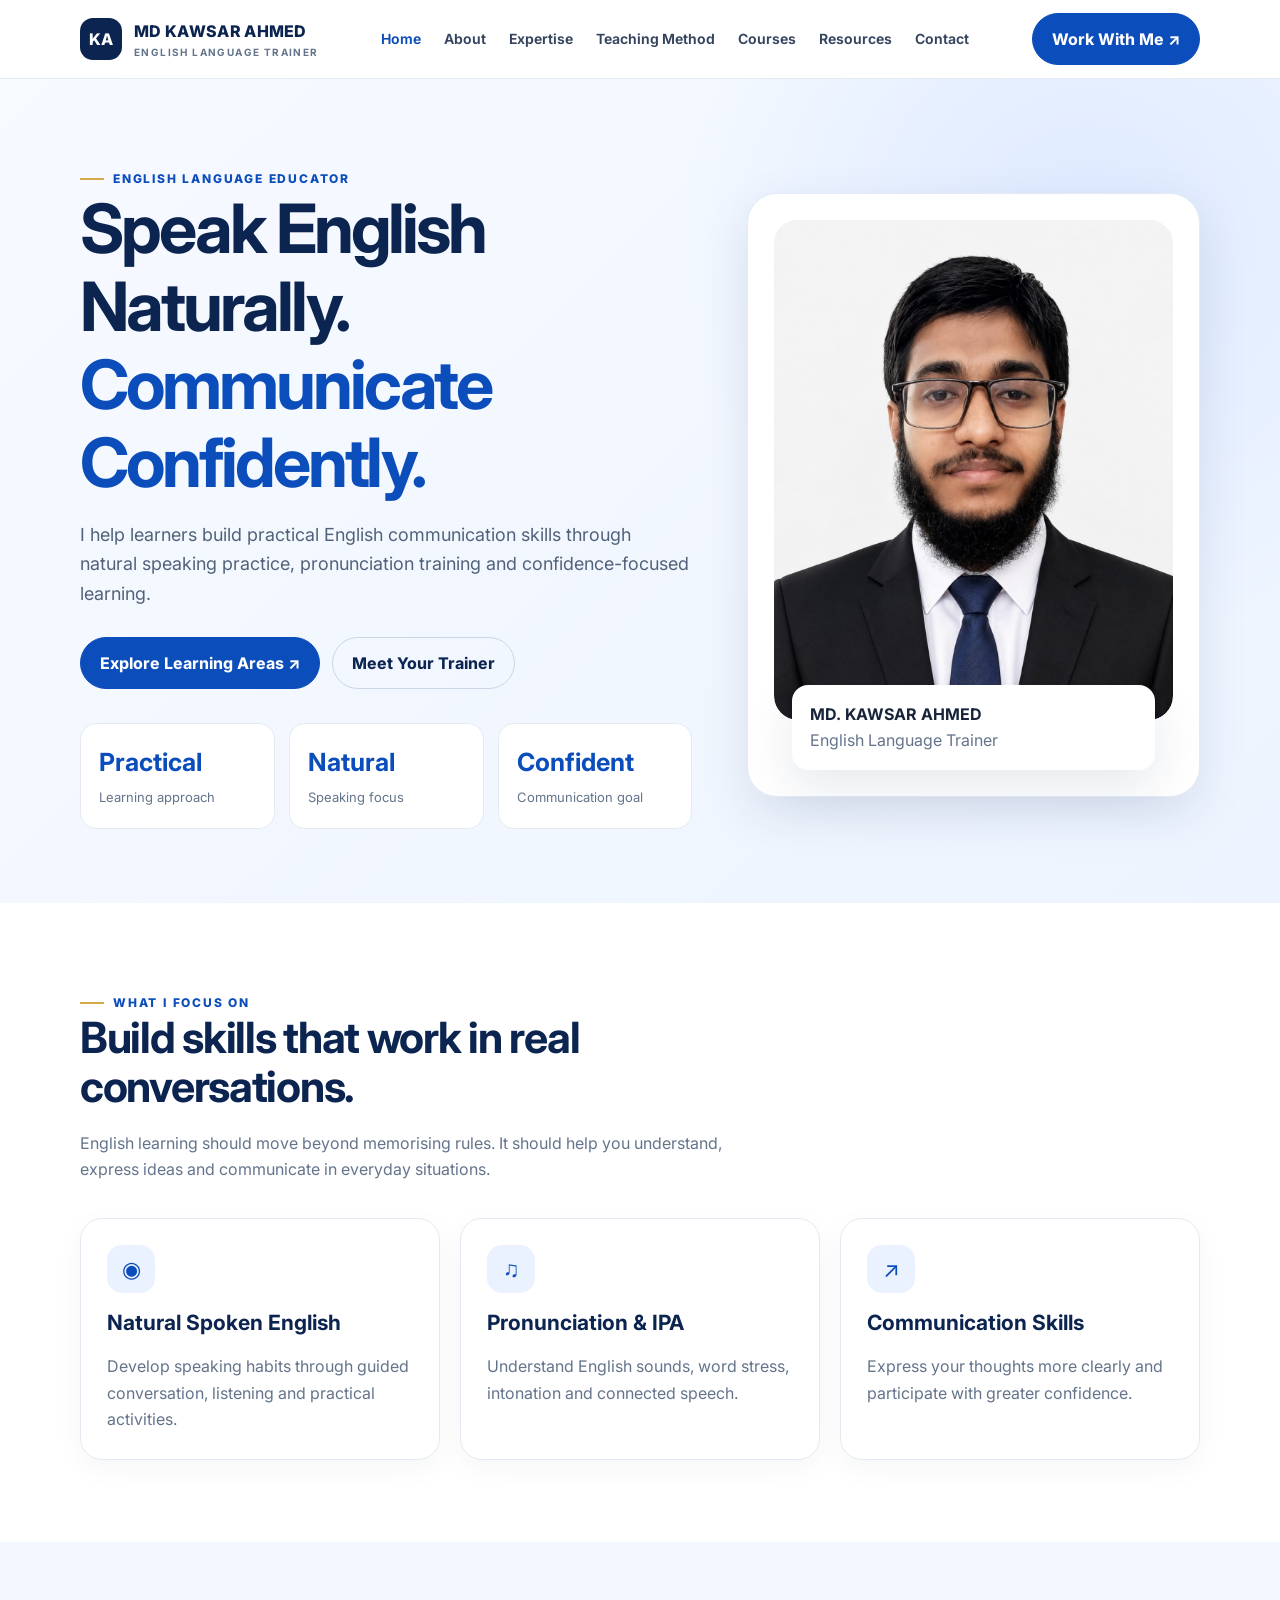
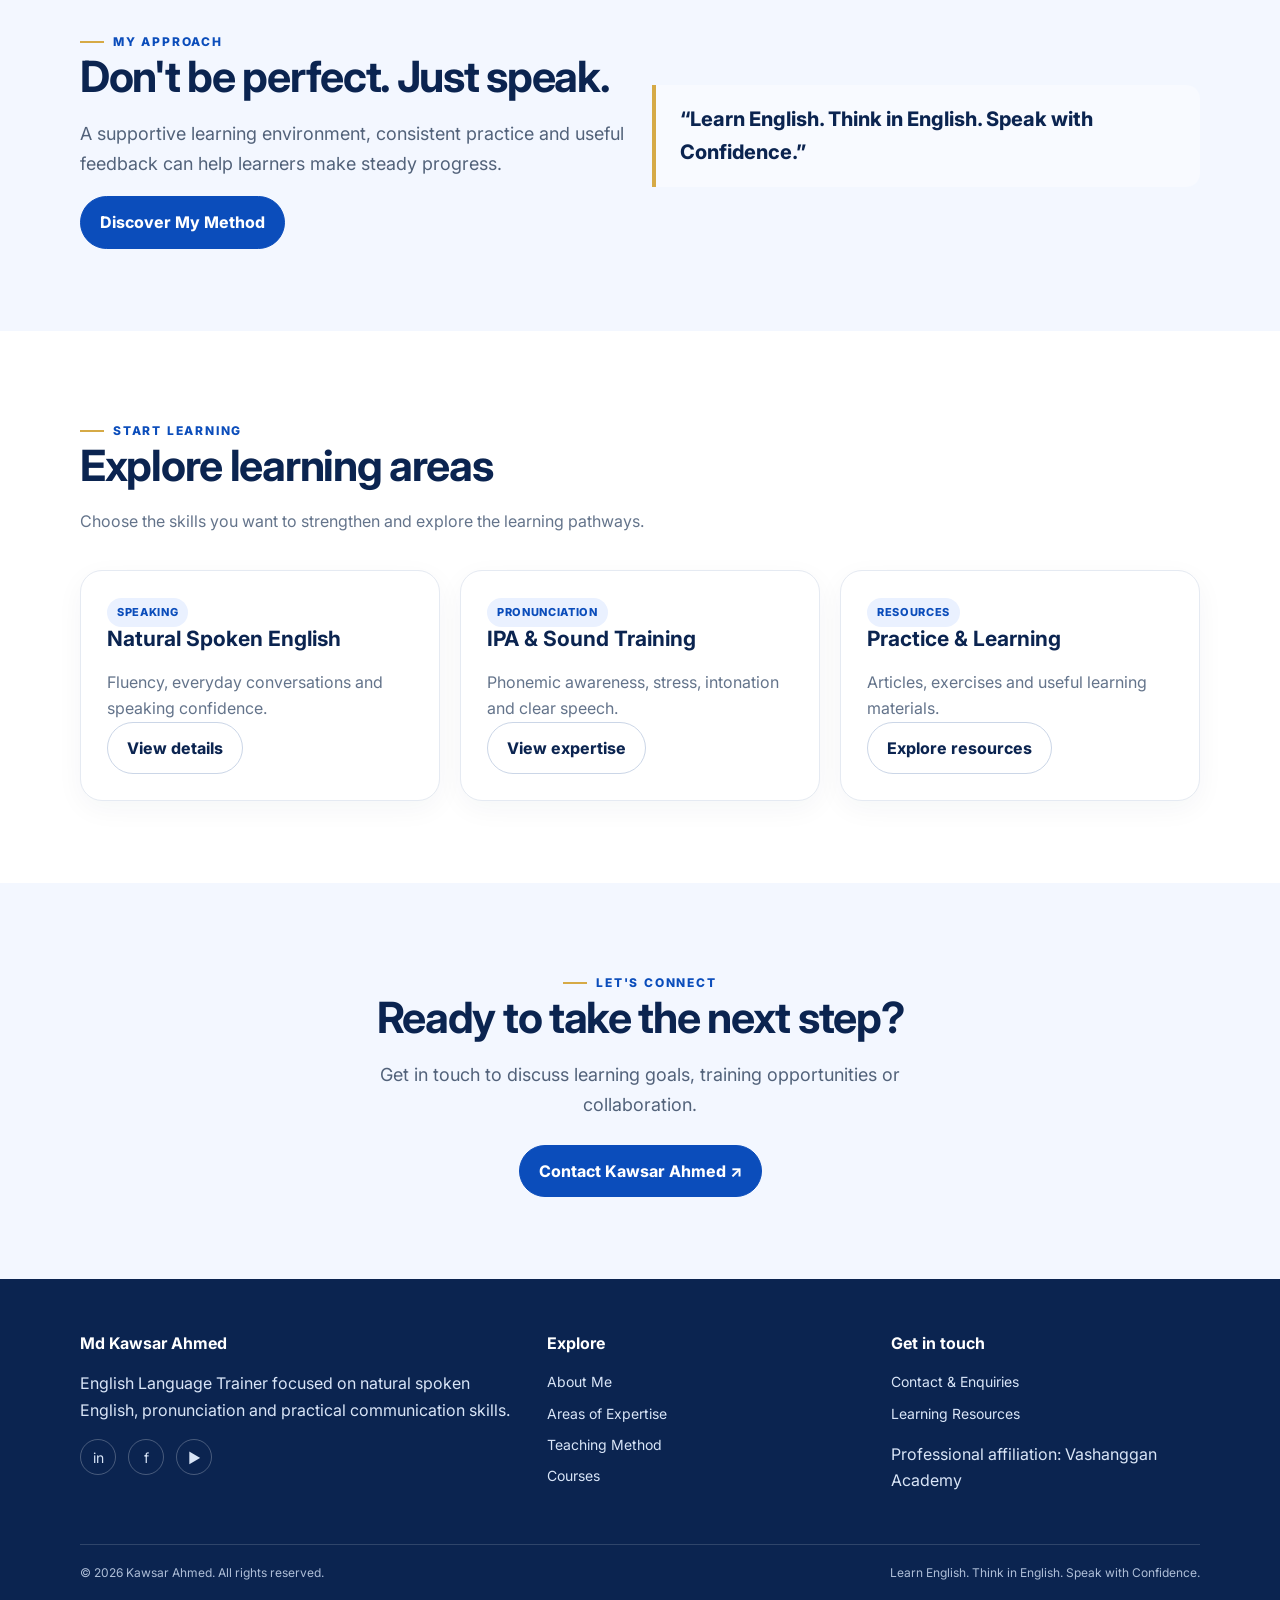
<file: index.html>
<!doctype html>
<html lang="en">

<head>
    <meta charset="utf-8">
    <meta name="viewport" content="width=device-width, initial-scale=1">
    <meta name="description" content="Professional English language trainer portfolio of Kawsar Ahmed.">
    <title>Home | Kawsar Ahmed</title>
    <link rel="preconnect" href="https://fonts.googleapis.com">
    <link rel="preconnect" href="https://fonts.gstatic.com" crossorigin>
    <link href="https://fonts.googleapis.com/css2?family=Inter:wght@400;500;600;700;800;900&display=swap"
        rel="stylesheet">
    <link rel="stylesheet" href="styles.css">
</head>

<body>
    <header class="site-header">
        <div class="container nav-wrap">
            <a class="brand" href="index.html"><span class="brand-mark">KA</span><span>MD KAWSAR AHMED<small>ENGLISH
                        LANGUAGE TRAINER</small></span></a>
            <nav class="nav-links" aria-label="Main navigation"><a class="active" href="index.html">Home</a><a class=""
                    href="about.html">About</a><a class="" href="expertise.html">Expertise</a><a class=""
                    href="teaching.html">Teaching Method</a><a class="" href="courses.html">Courses</a><a class=""
                    href="resources.html">Resources</a><a class="" href="contact.html">Contact</a></nav>
            <a class="nav-cta" href="contact.html">Work With Me ↗</a>
            <button class="menu-toggle" aria-label="Toggle navigation" aria-expanded="false">☰</button>
        </div>
    </header>
    <main>
        <section class="hero">
            <div class="container hero-grid">
                <div><span class="eyebrow">English Language Educator</span>
                    <h1>Speak English Naturally. <span style="color:var(--blue)">Communicate Confidently.</span></h1>
                    <p class="lead">I help learners build practical English communication skills through natural
                        speaking practice, pronunciation training and confidence-focused learning.</p>
                    <div class="hero-actions"><a class="btn" href="courses.html">Explore Learning Areas ↗</a><a
                            class="btn btn-outline" href="about.html">Meet Your Trainer</a></div>
                    <div class="stats">
                        <div class="stat"><strong>Practical</strong><span>Learning approach</span></div>
                        <div class="stat"><strong>Natural</strong><span>Speaking focus</span></div>
                        <div class="stat"><strong>Confident</strong><span>Communication goal</span></div>
                    </div>
                </div>
                <!-- <div class="hero-card">
                    <div class="portrait-placeholder" role="img" aria-label="Profile image placeholder"><span
                            style="color:#fff;font-weight:800;position:relative;margin-bottom:25px">YOUR PROFILE
                            PHOTO</span></div>
                    <div class="portrait-caption"><strong>MD. KAWSAR AHMED</strong><br><span class="muted">English
                            Language Trainer</span></div>
                </div> -->
<div class="hero-card">

    <div class="profile-image-card">

        <img src="images/kawserphoto.jpeg" class="profile-image" alt="mdkawsarahmed">

    </div>

    <div class="portrait-caption">
        <strong>MD. KAWSAR AHMED</strong>
        <br>
        <span class="muted">English Language Trainer</span>
    </div>

</div>

            </div>
        </section>
        <section class="section">
            <div class="container">
                <div class="section-head"><span class="eyebrow">What I Focus On</span>
                    <h2>Build skills that work in real conversations.</h2>
                    <p>English learning should move beyond memorising rules. It should help you understand, express
                        ideas and communicate in everyday situations.</p>
                </div>
                <div class="grid-3">
                    <article class="card">
                        <div class="card-icon">◉</div>
                        <h3>Natural Spoken English</h3>
                        <p>Develop speaking habits through guided conversation, listening and practical activities.</p>
                    </article>
                    <article class="card">
                        <div class="card-icon">♫</div>
                        <h3>Pronunciation & IPA</h3>
                        <p>Understand English sounds, word stress, intonation and connected speech.</p>
                    </article>
                    <article class="card">
                        <div class="card-icon">↗</div>
                        <h3>Communication Skills</h3>
                        <p>Express your thoughts more clearly and participate with greater confidence.</p>
                    </article>
                </div>
            </div>
        </section>
        <section class="section section-soft">
            <div class="container grid-2" style="align-items:center">
                <div><span class="eyebrow">My Approach</span>
                    <h2>Don't be perfect. Just speak.</h2>
                    <p class="lead">A supportive learning environment, consistent practice and useful feedback can help
                        learners make steady progress.</p><a class="btn" href="teaching.html">Discover My Method</a>
                </div>
                <div class="quote">“Learn English. Think in English. Speak with Confidence.”</div>
            </div>
        </section>
        <section class="section">
            <div class="container">
                <div class="section-head"><span class="eyebrow">Start Learning</span>
                    <h2>Explore learning areas</h2>
                    <p>Choose the skills you want to strengthen and explore the learning pathways.</p>
                </div>
                <div class="grid-3">
                    <article class="card"><span class="tag">Speaking</span>
                        <h3>Natural Spoken English</h3>
                        <p>Fluency, everyday conversations and speaking confidence.</p><a href="courses.html"
                            class="btn btn-outline">View details</a>
                    </article>
                    <article class="card"><span class="tag">Pronunciation</span>
                        <h3>IPA & Sound Training</h3>
                        <p>Phonemic awareness, stress, intonation and clear speech.</p><a href="expertise.html"
                            class="btn btn-outline">View expertise</a>
                    </article>
                    <article class="card"><span class="tag">Resources</span>
                        <h3>Practice & Learning</h3>
                        <p>Articles, exercises and useful learning materials.</p><a href="resources.html"
                            class="btn btn-outline">Explore resources</a>
                    </article>
                </div>
            </div>
        </section>
        <section class="section section-soft">
            <div class="container" style="text-align:center"><span class="eyebrow">Let's Connect</span>
                <h2>Ready to take the next step?</h2>
                <p class="lead" style="margin:0 auto 25px">Get in touch to discuss learning goals, training
                    opportunities or collaboration.</p><a class="btn" href="contact.html">Contact Kawsar Ahmed ↗</a>
            </div>
        </section>
    </main>
    <footer class="site-footer">
        <div class="container">
            <div class="footer-grid">
                <div>
                    <h3>Md Kawsar Ahmed</h3>
                    <p>English Language Trainer focused on natural spoken English, pronunciation and practical
                        communication skills.</p>
                    <div class="socials"><a href="#" aria-label="LinkedIn">in</a><a href="#"
                            aria-label="Facebook">f</a><a href="#" aria-label="YouTube">▶</a></div>
                </div>
                <div>
                    <h3>Explore</h3><a href="about.html">About Me</a><a href="expertise.html">Areas of Expertise</a><a
                        href="teaching.html">Teaching Method</a><a href="courses.html">Courses</a>
                </div>
                <div>
                    <h3>Get in touch</h3><a href="contact.html">Contact & Enquiries</a><a href="resources.html">Learning
                        Resources</a>
                    <p>Professional affiliation: Vashanggan Academy</p>
                </div>
            </div>
            <div class="footer-bottom"><span>© <span data-year></span> Kawsar Ahmed. All rights
                    reserved.</span><span>Learn English. Think in English. Speak with Confidence.</span></div>
        </div>
    </footer>
    <script src="script.js"></script>
</body>

</html>
</file>
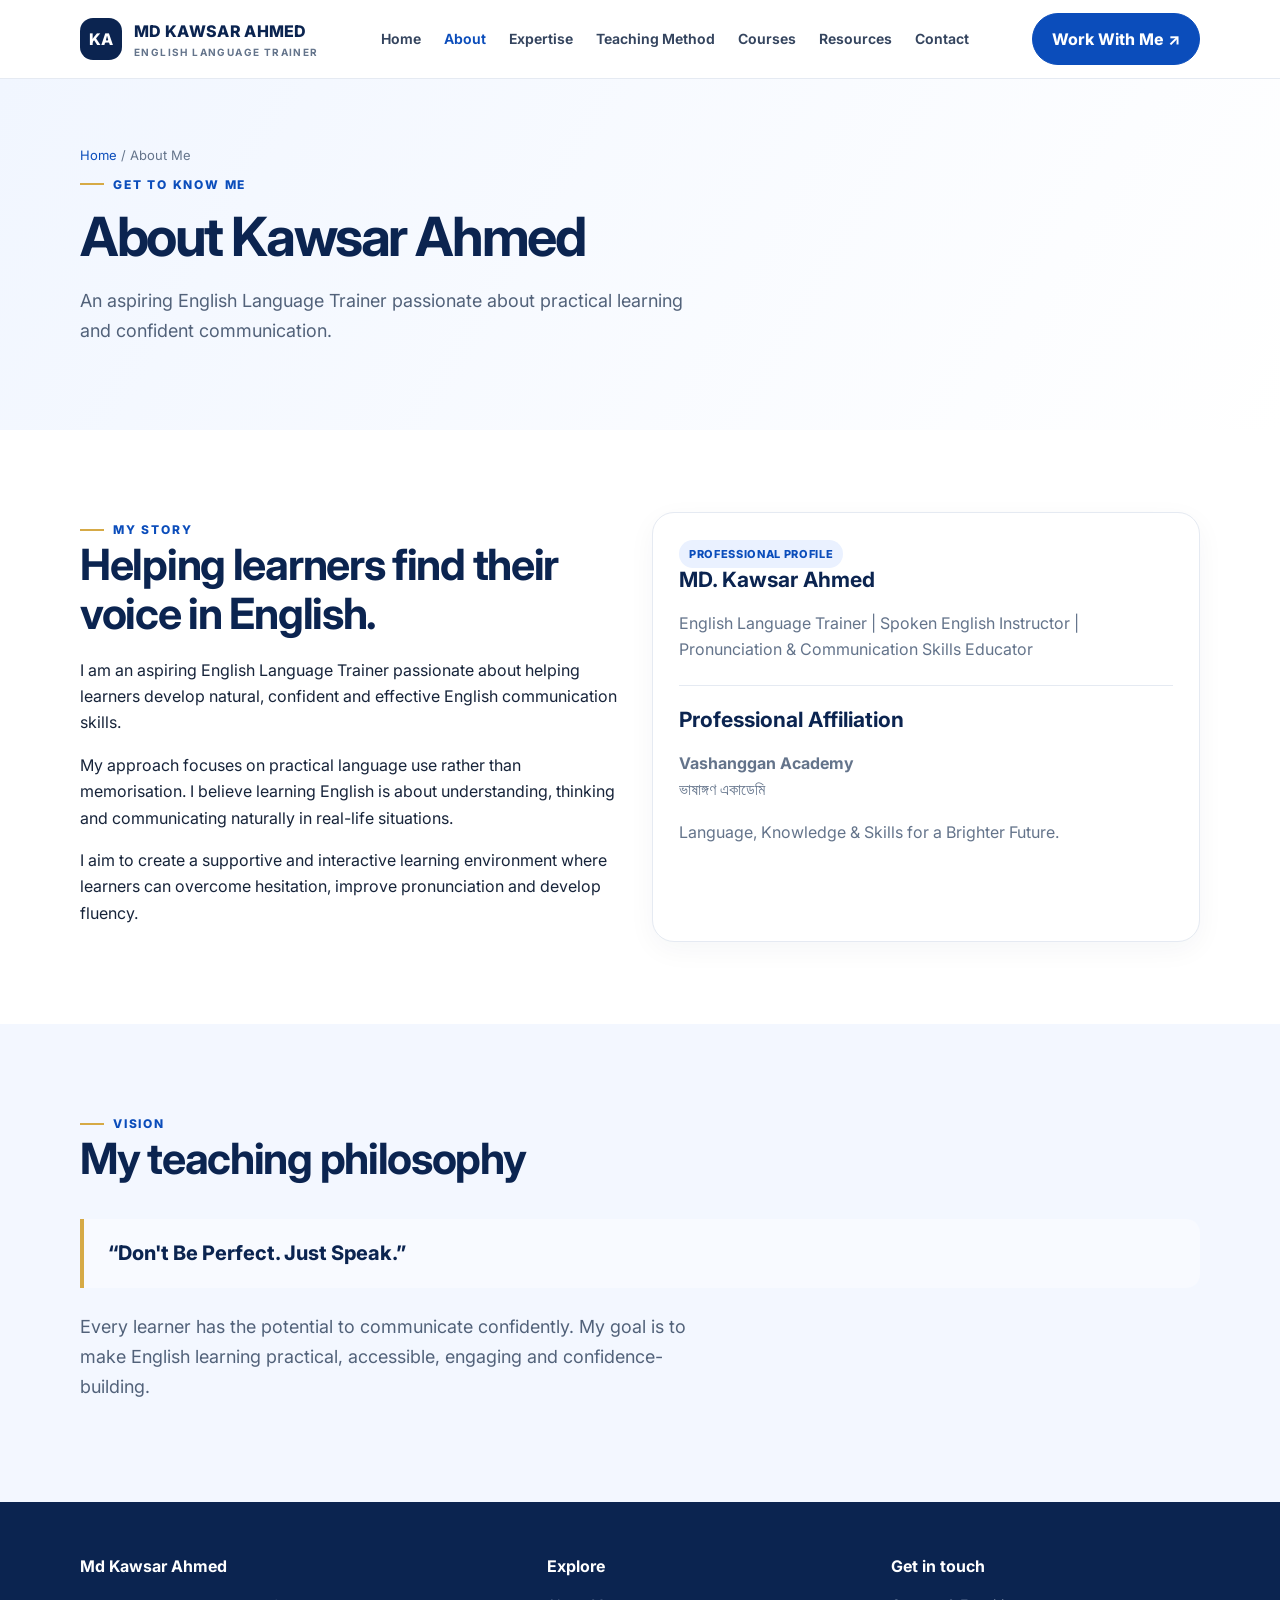
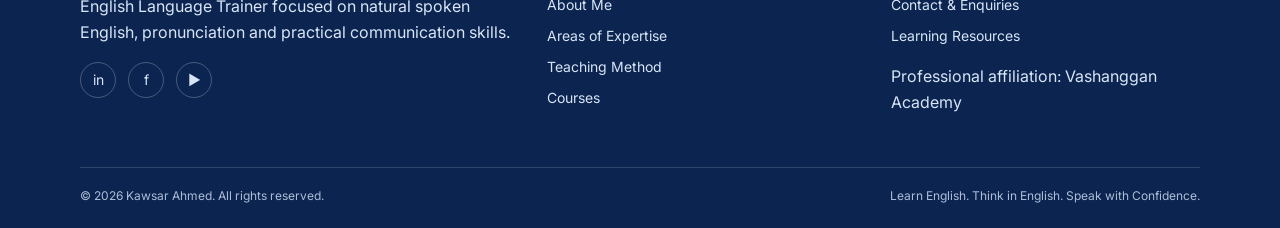
<file: about.html>
<!doctype html>
<html lang="en">

<head>
    <meta charset="utf-8">
    <meta name="viewport" content="width=device-width, initial-scale=1">
    <meta name="description" content="Professional English language trainer portfolio of Kawsar Ahmed.">
    <title>About Me | Kawsar Ahmed</title>
    <link rel="preconnect" href="https://fonts.googleapis.com">
    <link rel="preconnect" href="https://fonts.gstatic.com" crossorigin>
    <link href="https://fonts.googleapis.com/css2?family=Inter:wght@400;500;600;700;800;900&display=swap"
        rel="stylesheet">
    <link rel="stylesheet" href="styles.css">
</head>

<body>
    <header class="site-header">
        <div class="container nav-wrap">
            <a class="brand" href="index.html"><span class="brand-mark">KA</span><span>MD KAWSAR AHMED<small>ENGLISH
                        LANGUAGE TRAINER</small></span></a>
            <nav class="nav-links" aria-label="Main navigation"><a class="" href="index.html">Home</a><a class="active"
                    href="about.html">About</a><a class="" href="expertise.html">Expertise</a><a class=""
                    href="teaching.html">Teaching Method</a><a class="" href="courses.html">Courses</a><a class=""
                    href="resources.html">Resources</a><a class="" href="contact.html">Contact</a></nav>
            <a class="nav-cta" href="contact.html">Work With Me ↗</a>
            <button class="menu-toggle" aria-label="Toggle navigation" aria-expanded="false">☰</button>
        </div>
    </header>
    <main>
        <section class="page-hero">
            <div class="container">
                <div class="breadcrumb"><a href="index.html">Home</a> / About Me</div><span class="eyebrow">Get to Know
                    Me</span>
                <h1>About Kawsar Ahmed</h1>
                <p class="lead">An aspiring English Language Trainer passionate about practical learning and confident
                    communication.</p>
            </div>
        </section>
        <section class="section">
            <div class="container grid-2">
                <div><span class="eyebrow">My Story</span>
                    <h2>Helping learners find their voice in English.</h2>
                    <p>I am an aspiring English Language Trainer passionate about helping learners develop natural,
                        confident and effective English communication skills.</p>
                    <p>My approach focuses on practical language use rather than memorisation. I believe learning
                        English is about understanding, thinking and communicating naturally in real-life situations.
                    </p>
                    <p>I aim to create a supportive and interactive learning environment where learners can overcome
                        hesitation, improve pronunciation and develop fluency.</p>
                </div>
                <div class="card"><span class="tag">Professional Profile</span>
                    <h3>MD. Kawsar Ahmed</h3>
                    <p class="muted">English Language Trainer | Spoken English Instructor | Pronunciation &
                        Communication Skills Educator</p>
                    <hr style="border:0;border-top:1px solid var(--line);margin:22px 0">
                    <h3>Professional Affiliation</h3>
                    <p><strong>Vashanggan Academy</strong><br><span class="muted">ভাষাঙ্গণ একাডেমি</span></p>
                    <p class="muted">Language, Knowledge & Skills for a Brighter Future.</p>
                </div>
            </div>
        </section>
        <section class="section section-soft">
            <div class="container">
                <div class="section-head"><span class="eyebrow">Vision</span>
                    <h2>My teaching philosophy</h2>
                </div>
                <div class="quote">“Don't Be Perfect. Just Speak.”</div>
                <p class="lead" style="margin-top:24px">Every learner has the potential to communicate confidently. My
                    goal is to make English learning practical, accessible, engaging and confidence-building.</p>
            </div>
        </section>
    </main>
    <footer class="site-footer">
        <div class="container">
            <div class="footer-grid">
                <div>
                    <h3>Md Kawsar Ahmed</h3>
                    <p>English Language Trainer focused on natural spoken English, pronunciation and practical
                        communication skills.</p>
                    <div class="socials"><a href="#" aria-label="LinkedIn">in</a><a href="#"
                            aria-label="Facebook">f</a><a href="#" aria-label="YouTube">▶</a></div>
                </div>
                <div>
                    <h3>Explore</h3><a href="about.html">About Me</a><a href="expertise.html">Areas of Expertise</a><a
                        href="teaching.html">Teaching Method</a><a href="courses.html">Courses</a>
                </div>
                <div>
                    <h3>Get in touch</h3><a href="contact.html">Contact & Enquiries</a><a href="resources.html">Learning
                        Resources</a>
                    <p>Professional affiliation: Vashanggan Academy</p>
                </div>
            </div>
            <div class="footer-bottom"><span>© <span data-year></span> Kawsar Ahmed. All rights
                    reserved.</span><span>Learn English. Think in English. Speak with Confidence.</span></div>
        </div>
    </footer>
    <script src="script.js"></script>
</body>

</html>
</file>
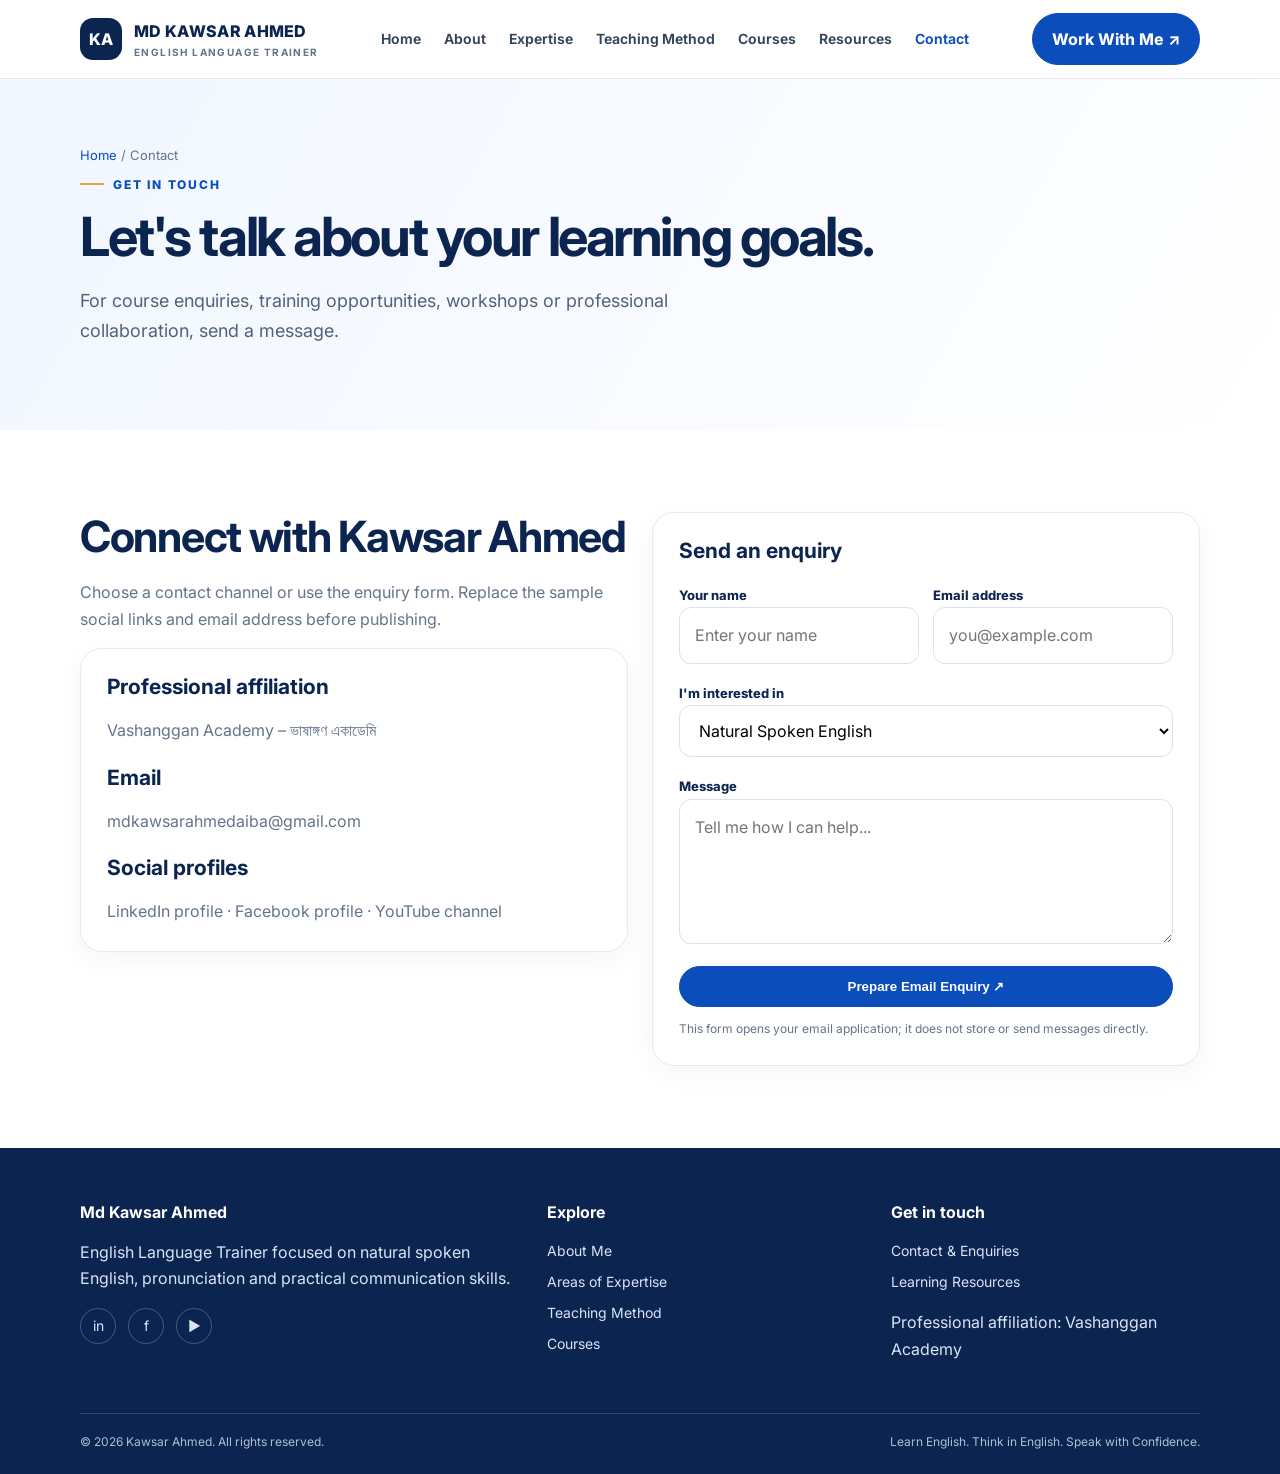
<file: contact.html>
<!doctype html>
<html lang="en">

<head>
    <meta charset="utf-8">
    <meta name="viewport" content="width=device-width, initial-scale=1">
    <meta name="description" content="Professional English language trainer portfolio of Kawsar Ahmed.">
    <title>Contact | Kawsar Ahmed</title>
    <link rel="preconnect" href="https://fonts.googleapis.com">
    <link rel="preconnect" href="https://fonts.gstatic.com" crossorigin>
    <link href="https://fonts.googleapis.com/css2?family=Inter:wght@400;500;600;700;800;900&display=swap"
        rel="stylesheet">
    <link rel="stylesheet" href="styles.css">
</head>

<body>
    <header class="site-header">
        <div class="container nav-wrap">
            <a class="brand" href="index.html"><span class="brand-mark">KA</span><span>MD KAWSAR AHMED<small>ENGLISH
                        LANGUAGE TRAINER</small></span></a>
            <nav class="nav-links" aria-label="Main navigation"><a class="" href="index.html">Home</a><a class=""
                    href="about.html">About</a><a class="" href="expertise.html">Expertise</a><a class=""
                    href="teaching.html">Teaching Method</a><a class="" href="courses.html">Courses</a><a class=""
                    href="resources.html">Resources</a><a class="active" href="contact.html">Contact</a></nav>
            <a class="nav-cta" href="contact.html">Work With Me ↗</a>
            <button class="menu-toggle" aria-label="Toggle navigation" aria-expanded="false">☰</button>
        </div>
    </header>
    <main>
        <section class="page-hero">
            <div class="container">
                <div class="breadcrumb"><a href="index.html">Home</a> / Contact</div><span class="eyebrow">Get in
                    Touch</span>
                <h1>Let's talk about your learning goals.</h1>
                <p class="lead">For course enquiries, training opportunities, workshops or professional collaboration,
                    send a message.</p>
            </div>
        </section>
        <section class="section">
            <div class="container grid-2">
                <div>
                    <h2>Connect with Kawsar Ahmed</h2>
                    <p class="muted">Choose a contact channel or use the enquiry form. Replace the sample social links
                        and email address before publishing.</p>
                    <div class="card">
                        <h3>Professional affiliation</h3>
                        <p>Vashanggan Academy – ভাষাঙ্গণ একাডেমি</p>
                        <h3 style="margin-top:22px">Email</h3>
                        <p><a href="mailto:your.email@example.com">mdkawsarahmedaiba@gmail.com</a></p>
                        <h3 style="margin-top:22px">Social profiles</h3>
                        <p><a href="#">LinkedIn profile</a> · <a href="https://www.facebook.com/vashangganacademy">Facebook profile</a> · <a href="#">YouTube
                                channel</a></p>
                    </div>
                </div>
                <div class="card">
                    <h3>Send an enquiry</h3>
                    <form class="form" data-contact-form>
                        <div class="form-row">
                            <div><label for="name">Your name</label><input id="name" name="name" required
                                    placeholder="Enter your name"></div>
                            <div><label for="email">Email address</label><input id="email" name="email" type="email"
                                    required placeholder="you@example.com"></div>
                        </div>
                        <div><label for="interest">I'm interested in</label><select id="interest" name="interest">
                                <option>Natural Spoken English</option>
                                <option>Pronunciation & IPA Phonetics</option>
                                <option>Grammar & Writing</option>
                                <option>Workshop / Collaboration</option>
                                <option>Other</option>
                            </select></div>
                        <div><label for="message">Message</label><textarea id="message" name="message" required
                                placeholder="Tell me how I can help..."></textarea></div><button class="btn"
                            type="submit">Prepare Email Enquiry ↗</button>
                    </form>
                    <p class="muted" style="font-size:12px;margin-top:12px">This form opens your email application; it
                        does not store or send messages directly.</p>
                </div>
            </div>
        </section>
    </main>
    <footer class="site-footer">
        <div class="container">
            <div class="footer-grid">
                <div>
                    <h3>Md Kawsar Ahmed</h3>
                    <p>English Language Trainer focused on natural spoken English, pronunciation and practical
                        communication skills.</p>
                    <div class="socials"><a href="#" aria-label="LinkedIn">in</a><a href="#"
                            aria-label="Facebook">f</a><a href="#" aria-label="YouTube">▶</a></div>
                </div>
                <div>
                    <h3>Explore</h3><a href="about.html">About Me</a><a href="expertise.html">Areas of Expertise</a><a
                        href="teaching.html">Teaching Method</a><a href="courses.html">Courses</a>
                </div>
                <div>
                    <h3>Get in touch</h3><a href="contact.html">Contact & Enquiries</a><a href="resources.html">Learning
                        Resources</a>
                    <p>Professional affiliation: Vashanggan Academy</p>
                </div>
            </div>
            <div class="footer-bottom"><span>© <span data-year></span> Kawsar Ahmed. All rights
                    reserved.</span><span>Learn English. Think in English. Speak with Confidence.</span></div>
        </div>
    </footer>
    <script src="script.js"></script>
</body>

</html>
</file>
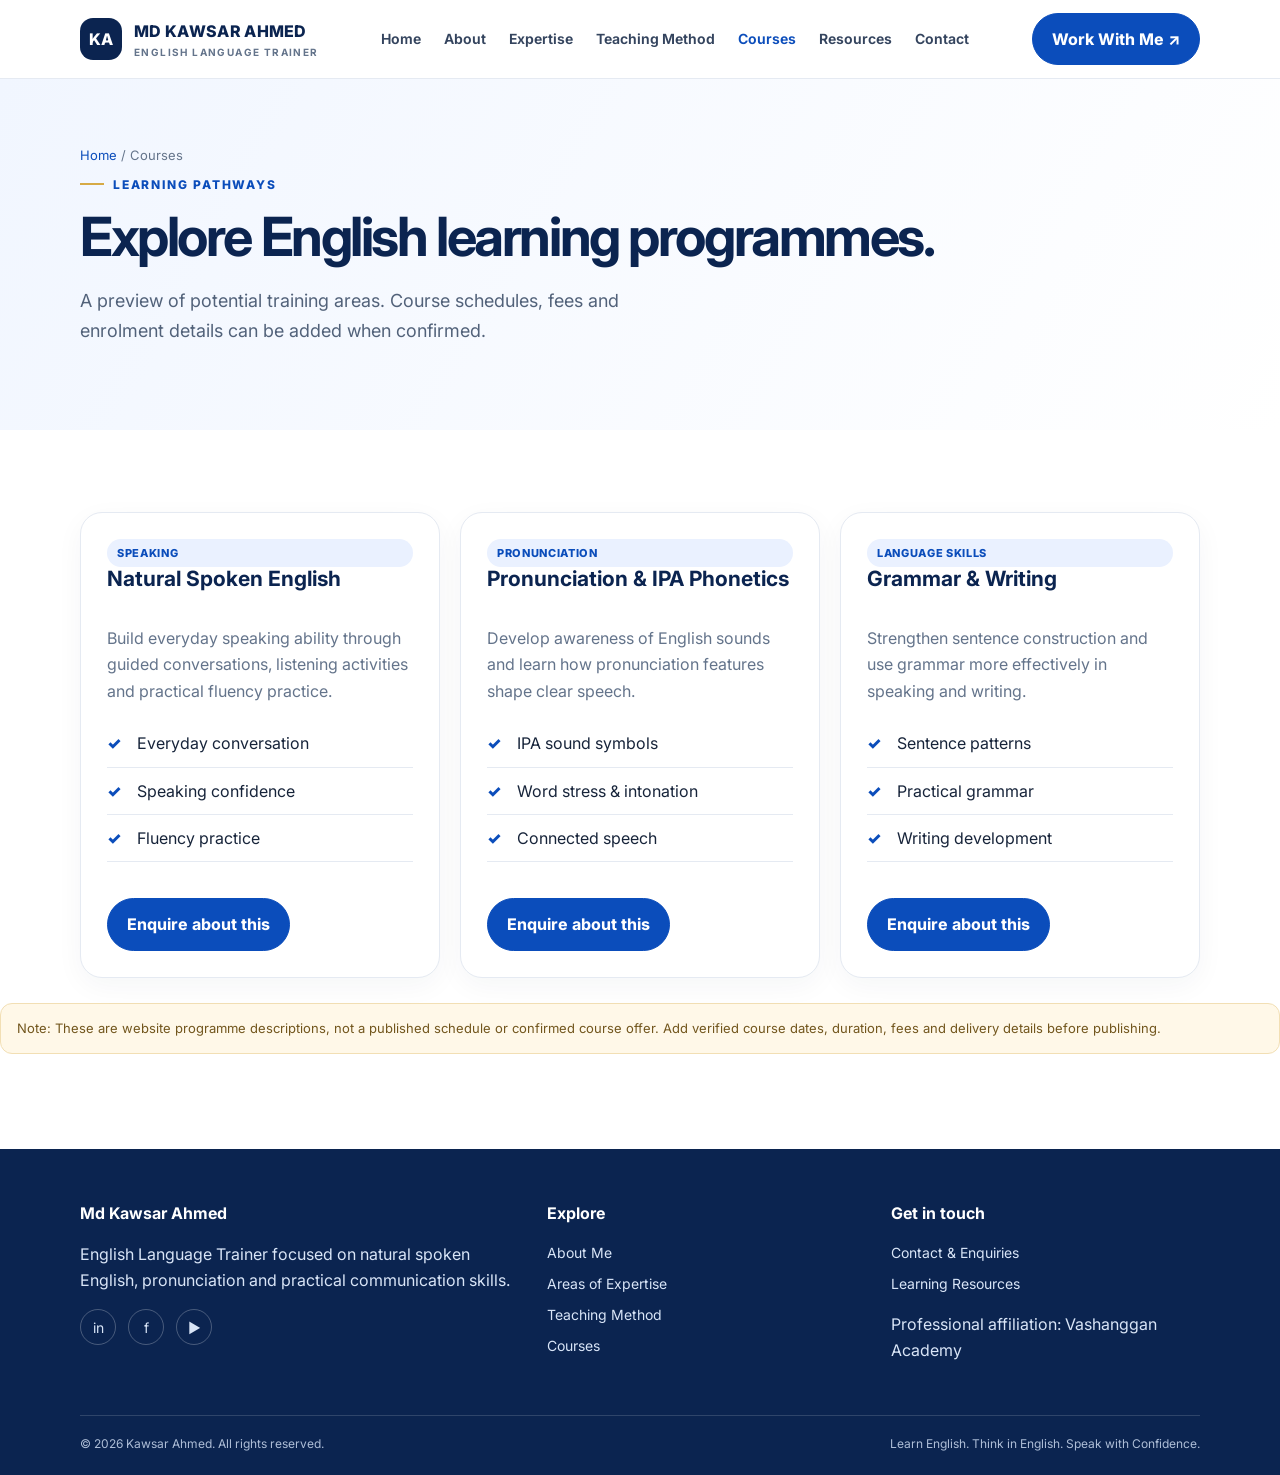
<file: courses.html>
<!doctype html>
<html lang="en">
<head>
<meta charset="utf-8"><meta name="viewport" content="width=device-width, initial-scale=1">
<meta name="description" content="Professional English language trainer portfolio of Kawsar Ahmed.">
<title>Courses | Kawsar Ahmed</title>
<link rel="preconnect" href="https://fonts.googleapis.com"><link rel="preconnect" href="https://fonts.gstatic.com" crossorigin>
<link href="https://fonts.googleapis.com/css2?family=Inter:wght@400;500;600;700;800;900&display=swap" rel="stylesheet">
<link rel="stylesheet" href="styles.css">
</head><body>
<header class="site-header">
 <div class="container nav-wrap">
  <a class="brand" href="index.html"><span class="brand-mark">KA</span><span>MD KAWSAR AHMED<small>ENGLISH LANGUAGE TRAINER</small></span></a>
  <nav class="nav-links" aria-label="Main navigation"><a class="" href="index.html">Home</a><a class="" href="about.html">About</a><a class="" href="expertise.html">Expertise</a><a class="" href="teaching.html">Teaching Method</a><a class="active" href="courses.html">Courses</a><a class="" href="resources.html">Resources</a><a class="" href="contact.html">Contact</a></nav>
  <a class="nav-cta" href="contact.html">Work With Me ↗</a>
  <button class="menu-toggle" aria-label="Toggle navigation" aria-expanded="false">☰</button>
 </div>
</header>
<main><section class="page-hero"><div class="container"><div class="breadcrumb"><a href="index.html">Home</a> / Courses</div><span class="eyebrow">Learning Pathways</span><h1>Explore English learning programmes.</h1><p class="lead">A preview of potential training areas. Course schedules, fees and enrolment details can be added when confirmed.</p></div></section>
<section class="section"><div class="container grid-3">
 <article class="card course-card"><span class="tag">Speaking</span><h3>Natural Spoken English</h3><p>Build everyday speaking ability through guided conversations, listening activities and practical fluency practice.</p><ul class="feature-list"><li>Everyday conversation</li><li>Speaking confidence</li><li>Fluency practice</li></ul><a class="btn" href="contact.html">Enquire about this</a></article>
 <article class="card course-card"><span class="tag">Pronunciation</span><h3>Pronunciation & IPA Phonetics</h3><p>Develop awareness of English sounds and learn how pronunciation features shape clear speech.</p><ul class="feature-list"><li>IPA sound symbols</li><li>Word stress & intonation</li><li>Connected speech</li></ul><a class="btn" href="contact.html">Enquire about this</a></article>
 <article class="card course-card"><span class="tag">Language Skills</span><h3>Grammar & Writing</h3><p>Strengthen sentence construction and use grammar more effectively in speaking and writing.</p><ul class="feature-list"><li>Sentence patterns</li><li>Practical grammar</li><li>Writing development</li></ul><a class="btn" href="contact.html">Enquire about this</a></article>
</div><p class="notice" style="margin-top:25px">Note: These are website programme descriptions, not a published schedule or confirmed course offer. Add verified course dates, duration, fees and delivery details before publishing.</p></section></main>
<footer class="site-footer">
 <div class="container">
  <div class="footer-grid">
   <div><h3>Md Kawsar Ahmed</h3><p>English Language Trainer focused on natural spoken English, pronunciation and practical communication skills.</p><div class="socials"><a href="#" aria-label="LinkedIn">in</a><a href="#" aria-label="Facebook">f</a><a href="#" aria-label="YouTube">▶</a></div></div>
   <div><h3>Explore</h3><a href="about.html">About Me</a><a href="expertise.html">Areas of Expertise</a><a href="teaching.html">Teaching Method</a><a href="courses.html">Courses</a></div>
   <div><h3>Get in touch</h3><a href="contact.html">Contact & Enquiries</a><a href="resources.html">Learning Resources</a><p>Professional affiliation: Vashanggan Academy</p></div>
  </div>
  <div class="footer-bottom"><span>© <span data-year></span> Kawsar Ahmed. All rights reserved.</span><span>Learn English. Think in English. Speak with Confidence.</span></div>
 </div>
</footer>
<script src="script.js"></script></body></html>
</file>
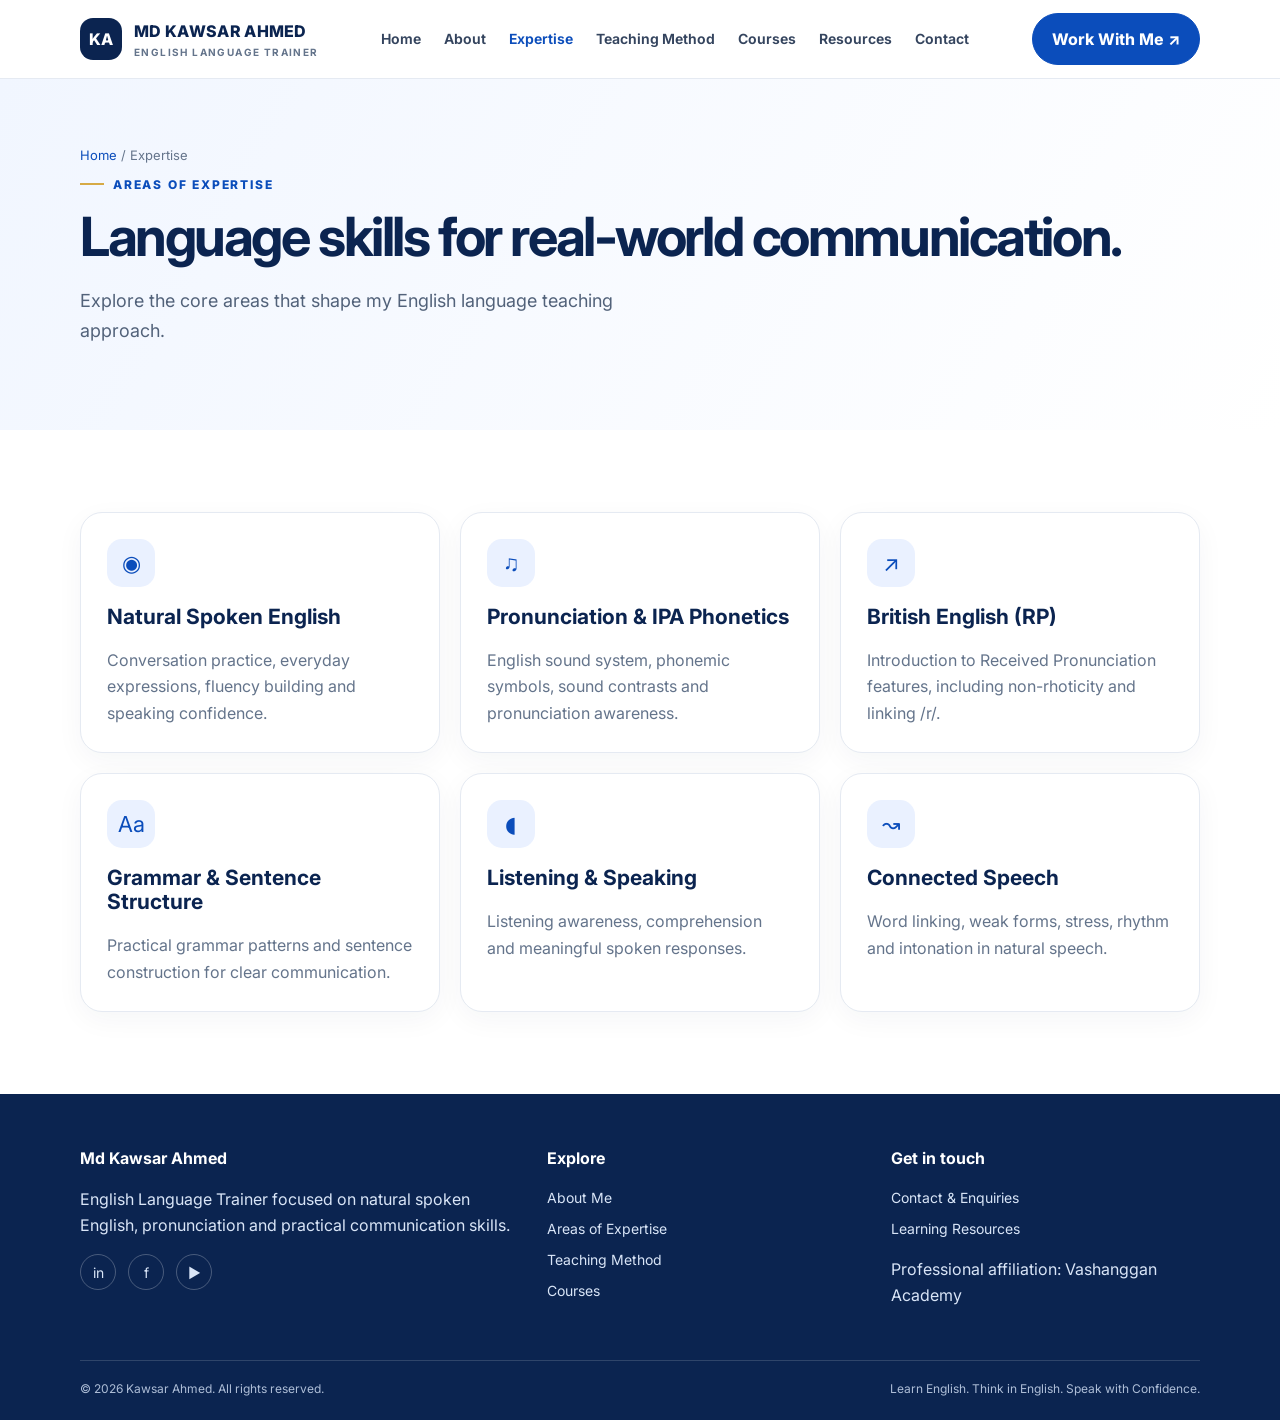
<file: expertise.html>
<!doctype html>
<html lang="en">
<head>
<meta charset="utf-8"><meta name="viewport" content="width=device-width, initial-scale=1">
<meta name="description" content="Professional English language trainer portfolio of Kawsar Ahmed.">
<title>Expertise | Kawsar Ahmed</title>
<link rel="preconnect" href="https://fonts.googleapis.com"><link rel="preconnect" href="https://fonts.gstatic.com" crossorigin>
<link href="https://fonts.googleapis.com/css2?family=Inter:wght@400;500;600;700;800;900&display=swap" rel="stylesheet">
<link rel="stylesheet" href="styles.css">
</head><body>
<header class="site-header">
 <div class="container nav-wrap">
  <a class="brand" href="index.html"><span class="brand-mark">KA</span><span>MD KAWSAR AHMED<small>ENGLISH LANGUAGE TRAINER</small></span></a>
  <nav class="nav-links" aria-label="Main navigation"><a class="" href="index.html">Home</a><a class="" href="about.html">About</a><a class="active" href="expertise.html">Expertise</a><a class="" href="teaching.html">Teaching Method</a><a class="" href="courses.html">Courses</a><a class="" href="resources.html">Resources</a><a class="" href="contact.html">Contact</a></nav>
  <a class="nav-cta" href="contact.html">Work With Me ↗</a>
  <button class="menu-toggle" aria-label="Toggle navigation" aria-expanded="false">☰</button>
 </div>
</header>
<main><section class="page-hero"><div class="container"><div class="breadcrumb"><a href="index.html">Home</a> / Expertise</div><span class="eyebrow">Areas of Expertise</span><h1>Language skills for real-world communication.</h1><p class="lead">Explore the core areas that shape my English language teaching approach.</p></div></section>
<section class="section"><div class="container grid-3">
 <article class="card"><div class="card-icon">◉</div><h3>Natural Spoken English</h3><p>Conversation practice, everyday expressions, fluency building and speaking confidence.</p></article>
 <article class="card"><div class="card-icon">♫</div><h3>Pronunciation & IPA Phonetics</h3><p>English sound system, phonemic symbols, sound contrasts and pronunciation awareness.</p></article>
 <article class="card"><div class="card-icon">↗</div><h3>British English (RP)</h3><p>Introduction to Received Pronunciation features, including non-rhoticity and linking /r/.</p></article>
 <article class="card"><div class="card-icon">Aa</div><h3>Grammar & Sentence Structure</h3><p>Practical grammar patterns and sentence construction for clear communication.</p></article>
 <article class="card"><div class="card-icon">◖</div><h3>Listening & Speaking</h3><p>Listening awareness, comprehension and meaningful spoken responses.</p></article>
 <article class="card"><div class="card-icon">↝</div><h3>Connected Speech</h3><p>Word linking, weak forms, stress, rhythm and intonation in natural speech.</p></article>
</div></section></main>
<footer class="site-footer">
 <div class="container">
  <div class="footer-grid">
   <div><h3>Md Kawsar Ahmed</h3><p>English Language Trainer focused on natural spoken English, pronunciation and practical communication skills.</p><div class="socials"><a href="#" aria-label="LinkedIn">in</a><a href="#" aria-label="Facebook">f</a><a href="#" aria-label="YouTube">▶</a></div></div>
   <div><h3>Explore</h3><a href="about.html">About Me</a><a href="expertise.html">Areas of Expertise</a><a href="teaching.html">Teaching Method</a><a href="courses.html">Courses</a></div>
   <div><h3>Get in touch</h3><a href="contact.html">Contact & Enquiries</a><a href="resources.html">Learning Resources</a><p>Professional affiliation: Vashanggan Academy</p></div>
  </div>
  <div class="footer-bottom"><span>© <span data-year></span> Kawsar Ahmed. All rights reserved.</span><span>Learn English. Think in English. Speak with Confidence.</span></div>
 </div>
</footer>
<script src="script.js"></script></body></html>
</file>
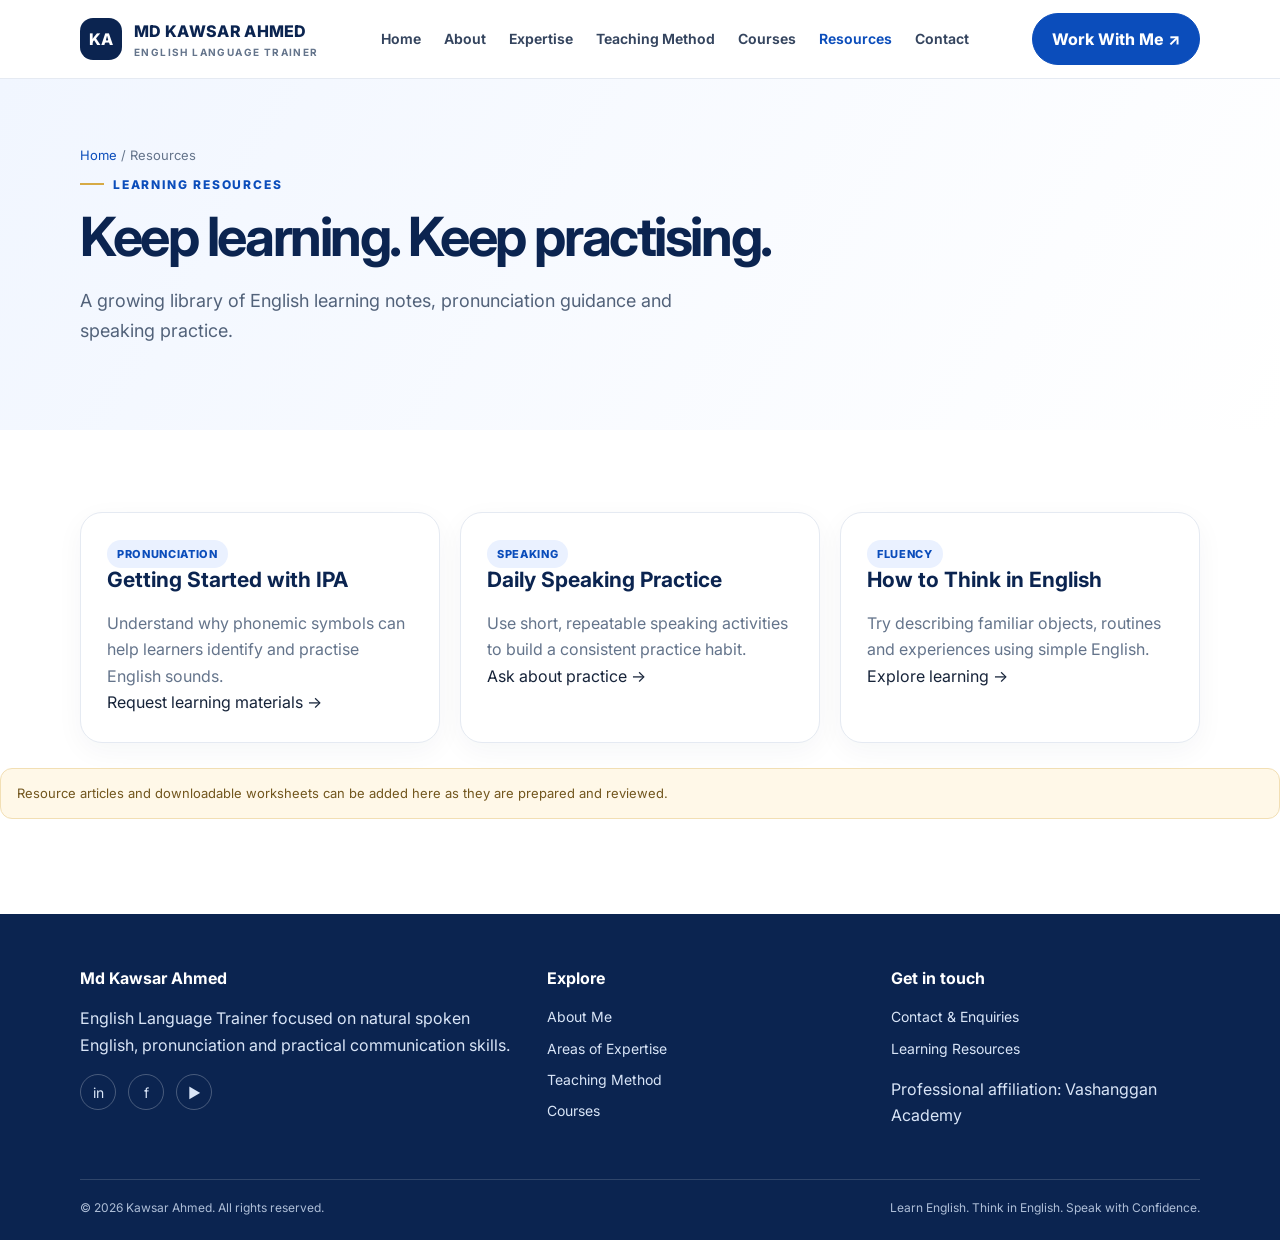
<file: resources.html>
<!doctype html>
<html lang="en">
<head>
<meta charset="utf-8"><meta name="viewport" content="width=device-width, initial-scale=1">
<meta name="description" content="Professional English language trainer portfolio of Kawsar Ahmed.">
<title>Resources | Kawsar Ahmed</title>
<link rel="preconnect" href="https://fonts.googleapis.com"><link rel="preconnect" href="https://fonts.gstatic.com" crossorigin>
<link href="https://fonts.googleapis.com/css2?family=Inter:wght@400;500;600;700;800;900&display=swap" rel="stylesheet">
<link rel="stylesheet" href="styles.css">
</head><body>
<header class="site-header">
 <div class="container nav-wrap">
  <a class="brand" href="index.html"><span class="brand-mark">KA</span><span>MD KAWSAR AHMED<small>ENGLISH LANGUAGE TRAINER</small></span></a>
  <nav class="nav-links" aria-label="Main navigation"><a class="" href="index.html">Home</a><a class="" href="about.html">About</a><a class="" href="expertise.html">Expertise</a><a class="" href="teaching.html">Teaching Method</a><a class="" href="courses.html">Courses</a><a class="active" href="resources.html">Resources</a><a class="" href="contact.html">Contact</a></nav>
  <a class="nav-cta" href="contact.html">Work With Me ↗</a>
  <button class="menu-toggle" aria-label="Toggle navigation" aria-expanded="false">☰</button>
 </div>
</header>
<main><section class="page-hero"><div class="container"><div class="breadcrumb"><a href="index.html">Home</a> / Resources</div><span class="eyebrow">Learning Resources</span><h1>Keep learning. Keep practising.</h1><p class="lead">A growing library of English learning notes, pronunciation guidance and speaking practice.</p></div></section>
<section class="section"><div class="container grid-3">
 <article class="card"><span class="tag">Pronunciation</span><h3>Getting Started with IPA</h3><p>Understand why phonemic symbols can help learners identify and practise English sounds.</p><a href="contact.html">Request learning materials →</a></article>
 <article class="card"><span class="tag">Speaking</span><h3>Daily Speaking Practice</h3><p>Use short, repeatable speaking activities to build a consistent practice habit.</p><a href="contact.html">Ask about practice →</a></article>
 <article class="card"><span class="tag">Fluency</span><h3>How to Think in English</h3><p>Try describing familiar objects, routines and experiences using simple English.</p><a href="contact.html">Explore learning →</a></article>
</div><p class="notice" style="margin-top:25px">Resource articles and downloadable worksheets can be added here as they are prepared and reviewed.</p></section></main>
<footer class="site-footer">
 <div class="container">
  <div class="footer-grid">
   <div><h3>Md Kawsar Ahmed</h3><p>English Language Trainer focused on natural spoken English, pronunciation and practical communication skills.</p><div class="socials"><a href="#" aria-label="LinkedIn">in</a><a href="#" aria-label="Facebook">f</a><a href="#" aria-label="YouTube">▶</a></div></div>
   <div><h3>Explore</h3><a href="about.html">About Me</a><a href="expertise.html">Areas of Expertise</a><a href="teaching.html">Teaching Method</a><a href="courses.html">Courses</a></div>
   <div><h3>Get in touch</h3><a href="contact.html">Contact & Enquiries</a><a href="resources.html">Learning Resources</a><p>Professional affiliation: Vashanggan Academy</p></div>
  </div>
  <div class="footer-bottom"><span>© <span data-year></span> Kawsar Ahmed. All rights reserved.</span><span>Learn English. Think in English. Speak with Confidence.</span></div>
 </div>
</footer>
<script src="script.js"></script></body></html>
</file>
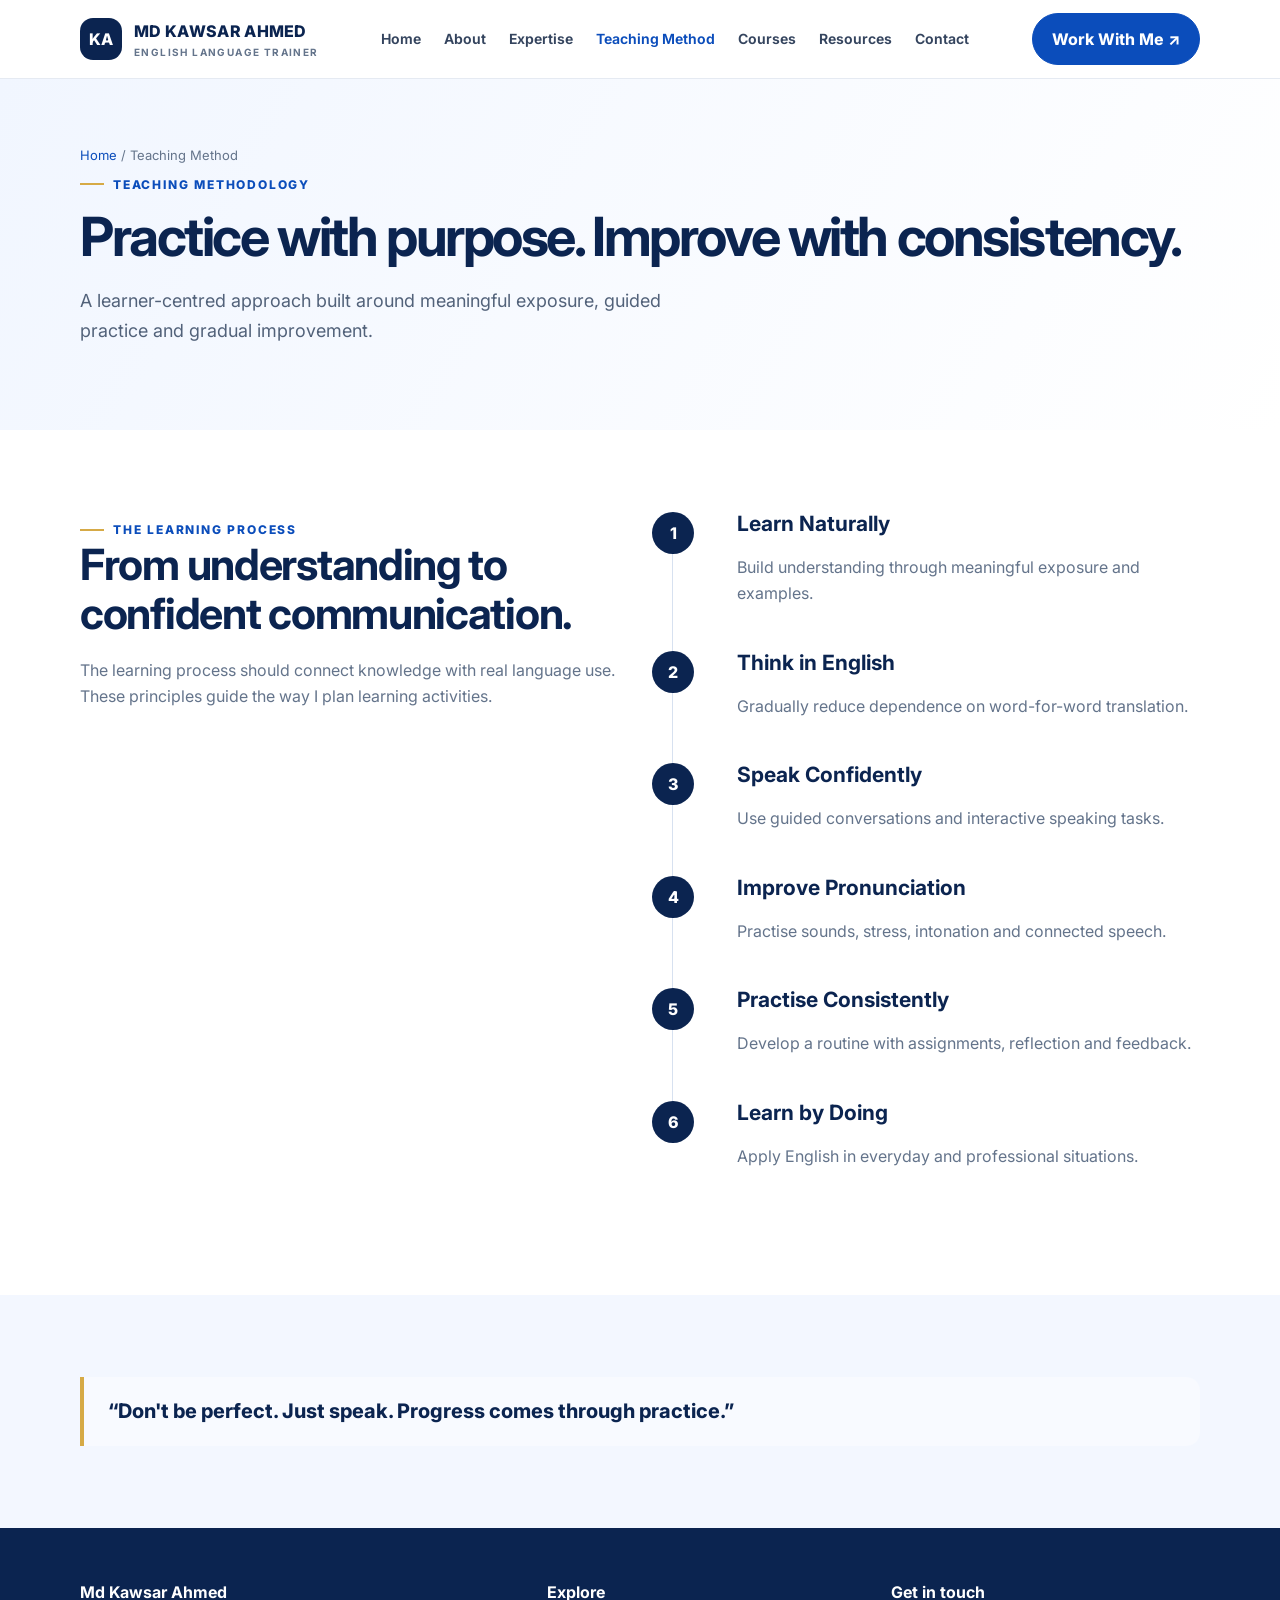
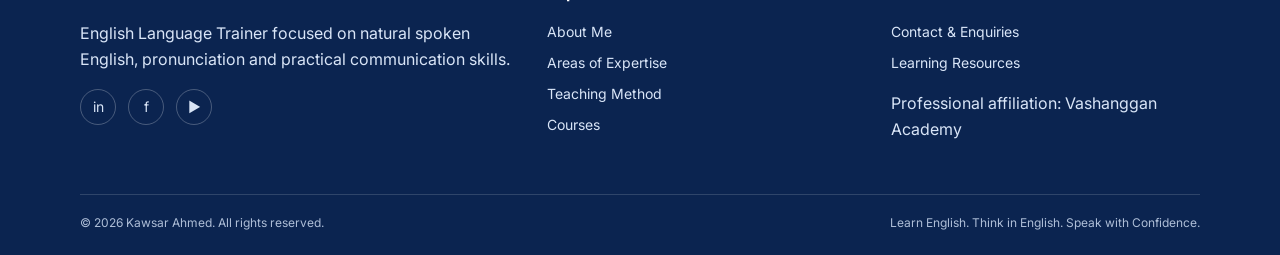
<file: teaching.html>
<!doctype html>
<html lang="en">
<head>
<meta charset="utf-8"><meta name="viewport" content="width=device-width, initial-scale=1">
<meta name="description" content="Professional English language trainer portfolio of Kawsar Ahmed.">
<title>Teaching Method | Kawsar Ahmed</title>
<link rel="preconnect" href="https://fonts.googleapis.com"><link rel="preconnect" href="https://fonts.gstatic.com" crossorigin>
<link href="https://fonts.googleapis.com/css2?family=Inter:wght@400;500;600;700;800;900&display=swap" rel="stylesheet">
<link rel="stylesheet" href="styles.css">
</head><body>
<header class="site-header">
 <div class="container nav-wrap">
  <a class="brand" href="index.html"><span class="brand-mark">KA</span><span>MD KAWSAR AHMED<small>ENGLISH LANGUAGE TRAINER</small></span></a>
  <nav class="nav-links" aria-label="Main navigation"><a class="" href="index.html">Home</a><a class="" href="about.html">About</a><a class="" href="expertise.html">Expertise</a><a class="active" href="teaching.html">Teaching Method</a><a class="" href="courses.html">Courses</a><a class="" href="resources.html">Resources</a><a class="" href="contact.html">Contact</a></nav>
  <a class="nav-cta" href="contact.html">Work With Me ↗</a>
  <button class="menu-toggle" aria-label="Toggle navigation" aria-expanded="false">☰</button>
 </div>
</header>
<main><section class="page-hero"><div class="container"><div class="breadcrumb"><a href="index.html">Home</a> / Teaching Method</div><span class="eyebrow">Teaching Methodology</span><h1>Practice with purpose. Improve with consistency.</h1><p class="lead">A learner-centred approach built around meaningful exposure, guided practice and gradual improvement.</p></div></section>
<section class="section"><div class="container grid-2"><div><span class="eyebrow">The Learning Process</span><h2>From understanding to confident communication.</h2><p class="muted">The learning process should connect knowledge with real language use. These principles guide the way I plan learning activities.</p></div><div class="steps">
 <div class="step"><h3>Learn Naturally</h3><p class="muted">Build understanding through meaningful exposure and examples.</p></div>
 <div class="step"><h3>Think in English</h3><p class="muted">Gradually reduce dependence on word-for-word translation.</p></div>
 <div class="step"><h3>Speak Confidently</h3><p class="muted">Use guided conversations and interactive speaking tasks.</p></div>
 <div class="step"><h3>Improve Pronunciation</h3><p class="muted">Practise sounds, stress, intonation and connected speech.</p></div>
 <div class="step"><h3>Practise Consistently</h3><p class="muted">Develop a routine with assignments, reflection and feedback.</p></div>
 <div class="step"><h3>Learn by Doing</h3><p class="muted">Apply English in everyday and professional situations.</p></div>
</div></div></section>
<section class="section section-soft"><div class="container"><div class="quote">“Don't be perfect. Just speak. Progress comes through practice.”</div></div></section></main>
<footer class="site-footer">
 <div class="container">
  <div class="footer-grid">
   <div><h3>Md Kawsar Ahmed</h3><p>English Language Trainer focused on natural spoken English, pronunciation and practical communication skills.</p><div class="socials"><a href="#" aria-label="LinkedIn">in</a><a href="#" aria-label="Facebook">f</a><a href="#" aria-label="YouTube">▶</a></div></div>
   <div><h3>Explore</h3><a href="about.html">About Me</a><a href="expertise.html">Areas of Expertise</a><a href="teaching.html">Teaching Method</a><a href="courses.html">Courses</a></div>
   <div><h3>Get in touch</h3><a href="contact.html">Contact & Enquiries</a><a href="resources.html">Learning Resources</a><p>Professional affiliation: Vashanggan Academy</p></div>
  </div>
  <div class="footer-bottom"><span>© <span data-year></span> Kawsar Ahmed. All rights reserved.</span><span>Learn English. Think in English. Speak with Confidence.</span></div>
 </div>
</footer>
<script src="script.js"></script></body></html>
</file>
<file: styles.css>
:root{
  --blue:#0B4DBB;--navy:#0B2450;--gold:#D6AA46;--ink:#17243a;
  --muted:#64748b;--pale:#f3f7ff;--white:#fff;--line:#e5eaf2;
  --shadow:0 18px 50px rgba(11,36,80,.10);--radius:22px;
}
*{box-sizing:border-box}
html{scroll-behavior:smooth}
body{margin:0;font-family:Inter,Arial,sans-serif;color:var(--ink);line-height:1.65;background:#fff}
a{color:inherit;text-decoration:none}
img{max-width:100%;display:block}
.container{width:min(1120px,calc(100% - 40px));margin:auto}
.site-header{position:sticky;top:0;z-index:20;background:rgba(255,255,255,.94);backdrop-filter:blur(12px);border-bottom:1px solid var(--line)}
.nav-wrap{height:78px;display:flex;align-items:center;justify-content:space-between;gap:24px}
.brand{display:flex;align-items:center;gap:12px;font-weight:800;color:var(--navy);letter-spacing:.02em}
.brand-mark{width:42px;height:42px;border-radius:13px;background:var(--navy);color:white;display:grid;place-items:center;font-weight:800}
.brand small{display:block;font-size:10px;letter-spacing:.14em;color:var(--muted);font-weight:700}
.nav-links{display:flex;align-items:center;gap:23px;font-size:14px;font-weight:650;color:#34445e}
.nav-links a:hover,.nav-links a.active{color:var(--blue)}
.nav-cta,.btn{display:inline-flex;align-items:center;justify-content:center;gap:8px;padding:12px 19px;border-radius:999px;background:var(--blue);color:#fff;font-weight:750;border:1px solid var(--blue);transition:.2s}
.nav-cta:hover,.btn:hover{transform:translateY(-2px);box-shadow:0 10px 24px rgba(11,77,187,.2)}
.btn-outline{background:transparent;color:var(--navy);border-color:#cbd6e7}
.menu-toggle{display:none;border:0;background:var(--pale);color:var(--navy);border-radius:10px;padding:10px;font-size:20px}
.hero{padding:82px 0 74px;background:radial-gradient(circle at 85% 20%,#dce9ff 0,transparent 32%),linear-gradient(135deg,#f7faff,#edf4ff)}
.hero-grid{display:grid;grid-template-columns:1.15fr .85fr;align-items:center;gap:55px}
.eyebrow{display:inline-flex;align-items:center;gap:9px;color:var(--blue);font-size:12px;font-weight:800;letter-spacing:.15em;text-transform:uppercase}
.eyebrow:before{content:"";width:24px;height:2px;background:var(--gold)}
h1,h2,h3{line-height:1.15;color:var(--navy);margin:0 0 18px}
h1{font-size:clamp(42px,6vw,68px);letter-spacing:-.045em}
h2{font-size:clamp(30px,4vw,43px);letter-spacing:-.03em}
h3{font-size:21px}
.lead{font-size:18px;color:#52627a;max-width:620px}
.hero-actions{display:flex;gap:12px;flex-wrap:wrap;margin-top:28px}
.hero-card{background:#fff;border:1px solid #e4ebf6;border-radius:30px;padding:26px;box-shadow:var(--shadow);position:relative}
.portrait-placeholder{min-height:330px;border-radius:22px;background:linear-gradient(145deg,#0B2450,#1762c9);display:flex;align-items:end;justify-content:center;overflow:hidden;position:relative}
.portrait-placeholder:before{content:"KA";font-size:150px;font-weight:900;letter-spacing:-.1em;color:rgba(255,255,255,.14);position:absolute;top:24px}
.portrait-caption{background:#fff;border-radius:16px;padding:16px 18px;margin:-35px 18px 0;position:relative;box-shadow:var(--shadow)}
.section{padding:82px 0}
.section-soft{background:var(--pale)}
.section-head{max-width:690px;margin-bottom:36px}
.section-head p,.muted{color:var(--muted)}
.grid-3{display:grid;grid-template-columns:repeat(3,1fr);gap:20px}
.grid-2{display:grid;grid-template-columns:repeat(2,1fr);gap:24px}
.card{background:#fff;border:1px solid var(--line);border-radius:var(--radius);padding:26px;box-shadow:0 8px 28px rgba(11,36,80,.045)}
.card-icon{width:48px;height:48px;border-radius:15px;background:#eaf1ff;color:var(--blue);display:grid;place-items:center;font-size:22px;margin-bottom:18px}
.card p{color:var(--muted);margin-bottom:0}
.stats{display:grid;grid-template-columns:repeat(3,1fr);gap:14px;margin-top:34px}
.stat{background:#fff;border:1px solid var(--line);border-radius:16px;padding:18px}
.stat strong{display:block;font-size:25px;color:var(--blue)}
.stat span{font-size:13px;color:var(--muted)}
.page-hero{padding:66px 0;background:linear-gradient(120deg,#f1f6ff,#fff)}
.page-hero h1{font-size:clamp(38px,5vw,54px);margin-top:12px}
.breadcrumb{font-size:13px;color:var(--muted)}
.breadcrumb a{color:var(--blue)}
.feature-list{padding:0;list-style:none}
.feature-list li{padding:10px 0 10px 30px;position:relative;border-bottom:1px solid var(--line)}
.feature-list li:before{content:"✓";position:absolute;left:0;color:var(--blue);font-weight:900}
.quote{border-left:4px solid var(--gold);padding:18px 24px;background:#f8faff;border-radius:0 14px 14px 0;color:var(--navy);font-size:20px;font-weight:750}
.course-card{display:flex;flex-direction:column}
.course-card .btn{margin-top:20px;align-self:flex-start}
.tag{display:inline-block;background:#eaf1ff;color:var(--blue);padding:5px 10px;border-radius:99px;font-size:11px;font-weight:800;letter-spacing:.06em;text-transform:uppercase}
.steps{counter-reset:step}
.step{position:relative;padding:0 0 28px 64px;border-left:1px solid #d7e1f0;margin-left:20px}
.step:last-child{border-left-color:transparent}
.step:before{counter-increment:step;content:counter(step);position:absolute;left:-21px;top:0;width:42px;height:42px;border-radius:50%;background:var(--navy);color:#fff;display:grid;place-items:center;font-weight:800}
.form{display:grid;gap:15px}
input,textarea,select{width:100%;padding:14px 15px;border:1px solid #d9e1ed;border-radius:12px;font:inherit;background:#fff}
textarea{min-height:145px;resize:vertical}
label{font-size:13px;font-weight:750;color:var(--navy)}
.form-row{display:grid;grid-template-columns:1fr 1fr;gap:14px}
.notice{padding:14px 16px;background:#fff8e8;border:1px solid #f2dfb4;border-radius:12px;color:#72561d;font-size:13px}
.site-footer{background:var(--navy);color:#d9e5f7;padding:55px 0 22px}
.footer-grid{display:grid;grid-template-columns:1.4fr 1fr 1fr;gap:35px}
.site-footer h3{color:#fff;font-size:16px}
.site-footer a{color:#d9e5f7;display:block;margin:8px 0;font-size:14px}
.site-footer a:hover{color:#fff}
.footer-bottom{border-top:1px solid rgba(255,255,255,.15);margin-top:35px;padding-top:18px;font-size:12px;color:#aebed7;display:flex;justify-content:space-between;gap:15px}
.socials{display:flex;gap:12px;margin-top:15px}
.socials a{border:1px solid rgba(255,255,255,.25);border-radius:50%;width:36px;height:36px;display:grid;place-items:center;margin:0}
@media(max-width:850px){
 .nav-links{display:none;position:absolute;top:78px;left:0;right:0;background:#fff;padding:20px 25px;border-bottom:1px solid var(--line);flex-direction:column;align-items:flex-start}
 .nav-links.open{display:flex}.menu-toggle{display:block}.nav-cta{display:none}
 .hero-grid,.grid-2{grid-template-columns:1fr}.hero{padding:58px 0}.hero-grid{gap:35px}
 .grid-3{grid-template-columns:1fr 1fr}.footer-grid{grid-template-columns:1fr 1fr}
}
@media(max-width:560px){
 .container{width:min(100% - 30px,1120px)}.section{padding:60px 0}
 .grid-3,.stats,.footer-grid,.form-row{grid-template-columns:1fr}
 .footer-bottom{flex-direction:column}.portrait-placeholder{min-height:260px}
}



/* Professional Profile Image Card */

.profile-image-card {
    width: 100%;
    height: 500px;
    background: #eaf0fa;
    border-radius: 24px;
    overflow: hidden;
    position: relative;
}

.profile-image {
    width: 100%;
    height: 100%;
    display: block;

    /* Automatically fit any image */
    object-fit: cover;
    object-position: center;

    border-radius: 24px;
}

/* Responsive Design */

@media (max-width: 768px) {
    .profile-image-card {
        height: 420px;
    }
}

@media (max-width: 480px) {
    .profile-image-card {
        height: 360px;
    }
}
</file>
